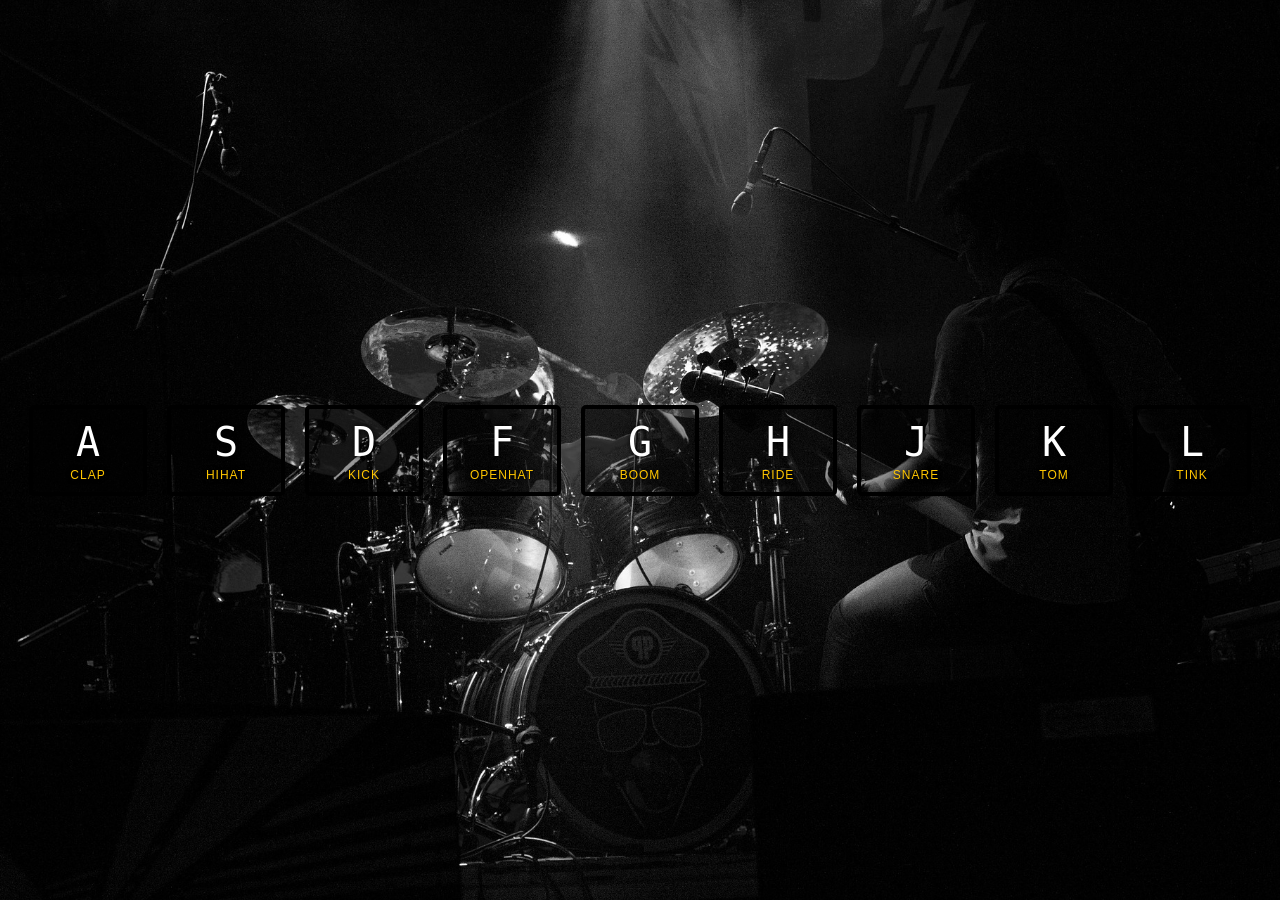
<file: 01/index.html>
<!DOCTYPE html>
<html lang="en">
  <head>
    <meta charset="UTF-8" />
    <title>JS Drum Kit</title>
    <link rel="stylesheet" href="style.css" />
  </head>
  <body>
    <div class="keys">
      <div data-key="65" class="key">
        <kbd>A</kbd>
        <span class="sound">clap</span>
      </div>
      <div data-key="83" class="key">
        <kbd>S</kbd>
        <span class="sound">hihat</span>
      </div>
      <div data-key="68" class="key">
        <kbd>D</kbd>
        <span class="sound">kick</span>
      </div>
      <div data-key="70" class="key">
        <kbd>F</kbd>
        <span class="sound">openhat</span>
      </div>
      <div data-key="71" class="key">
        <kbd>G</kbd>
        <span class="sound">boom</span>
      </div>
      <div data-key="72" class="key">
        <kbd>H</kbd>
        <span class="sound">ride</span>
      </div>
      <div data-key="74" class="key">
        <kbd>J</kbd>
        <span class="sound">snare</span>
      </div>
      <div data-key="75" class="key">
        <kbd>K</kbd>
        <span class="sound">tom</span>
      </div>
      <div data-key="76" class="key">
        <kbd>L</kbd>
        <span class="sound">tink</span>
      </div>
    </div>

    <audio data-key="65" id="audioA" src="sounds/clap.wav"></audio>
    <audio data-key="83" id="audioS" src="sounds/hihat.wav"></audio>
    <audio data-key="68" id="audioD" src="sounds/kick.wav"></audio>
    <audio data-key="70" id="audioF" src="sounds/openhat.wav"></audio>
    <audio data-key="71" id="audioG" src="sounds/boom.wav"></audio>
    <audio data-key="72" id="audioH" src="sounds/ride.wav"></audio>
    <audio data-key="74" id="audioJ" src="sounds/snare.wav"></audio>
    <audio data-key="75" id="audioK" src="sounds/tom.wav"></audio>
    <audio data-key="76" id="audioL" src="sounds/tink.wav"></audio>

    <script src="script.js"></script>
  </body>
</html>
</file>
<file: 01/style.css>
html {
  font-size: 10px;
  background: url(drums.jpg) bottom center;
  background-size: cover;
}

body,html {
  margin: 0;
  padding: 0;
  font-family: sans-serif;
}

.keys {
  display: flex;
  flex: 1;
  min-height: 100vh;
  align-items: center;
  justify-content: center;
}

.key {
  border: .4rem solid black;
  border-radius: .5rem;
  margin: 1rem;
  font-size: 1.5rem;
  padding: 1rem .5rem;
  transition: all .07s ease;
  width: 10rem;
  text-align: center;
  color: white;
  background: rgba(0,0,0,0.4);
  text-shadow: 0 0 .5rem black;
}

.playing {
  transform: scale(1.1);
  border-color: #ffc600;
  box-shadow: 0 0 1rem #ffc600;
}

kbd {
  display: block;
  font-size: 4rem;
}

.sound {
  font-size: 1.2rem;
  text-transform: uppercase;
  letter-spacing: .1rem;
  color: #ffc600;
}
</file>
